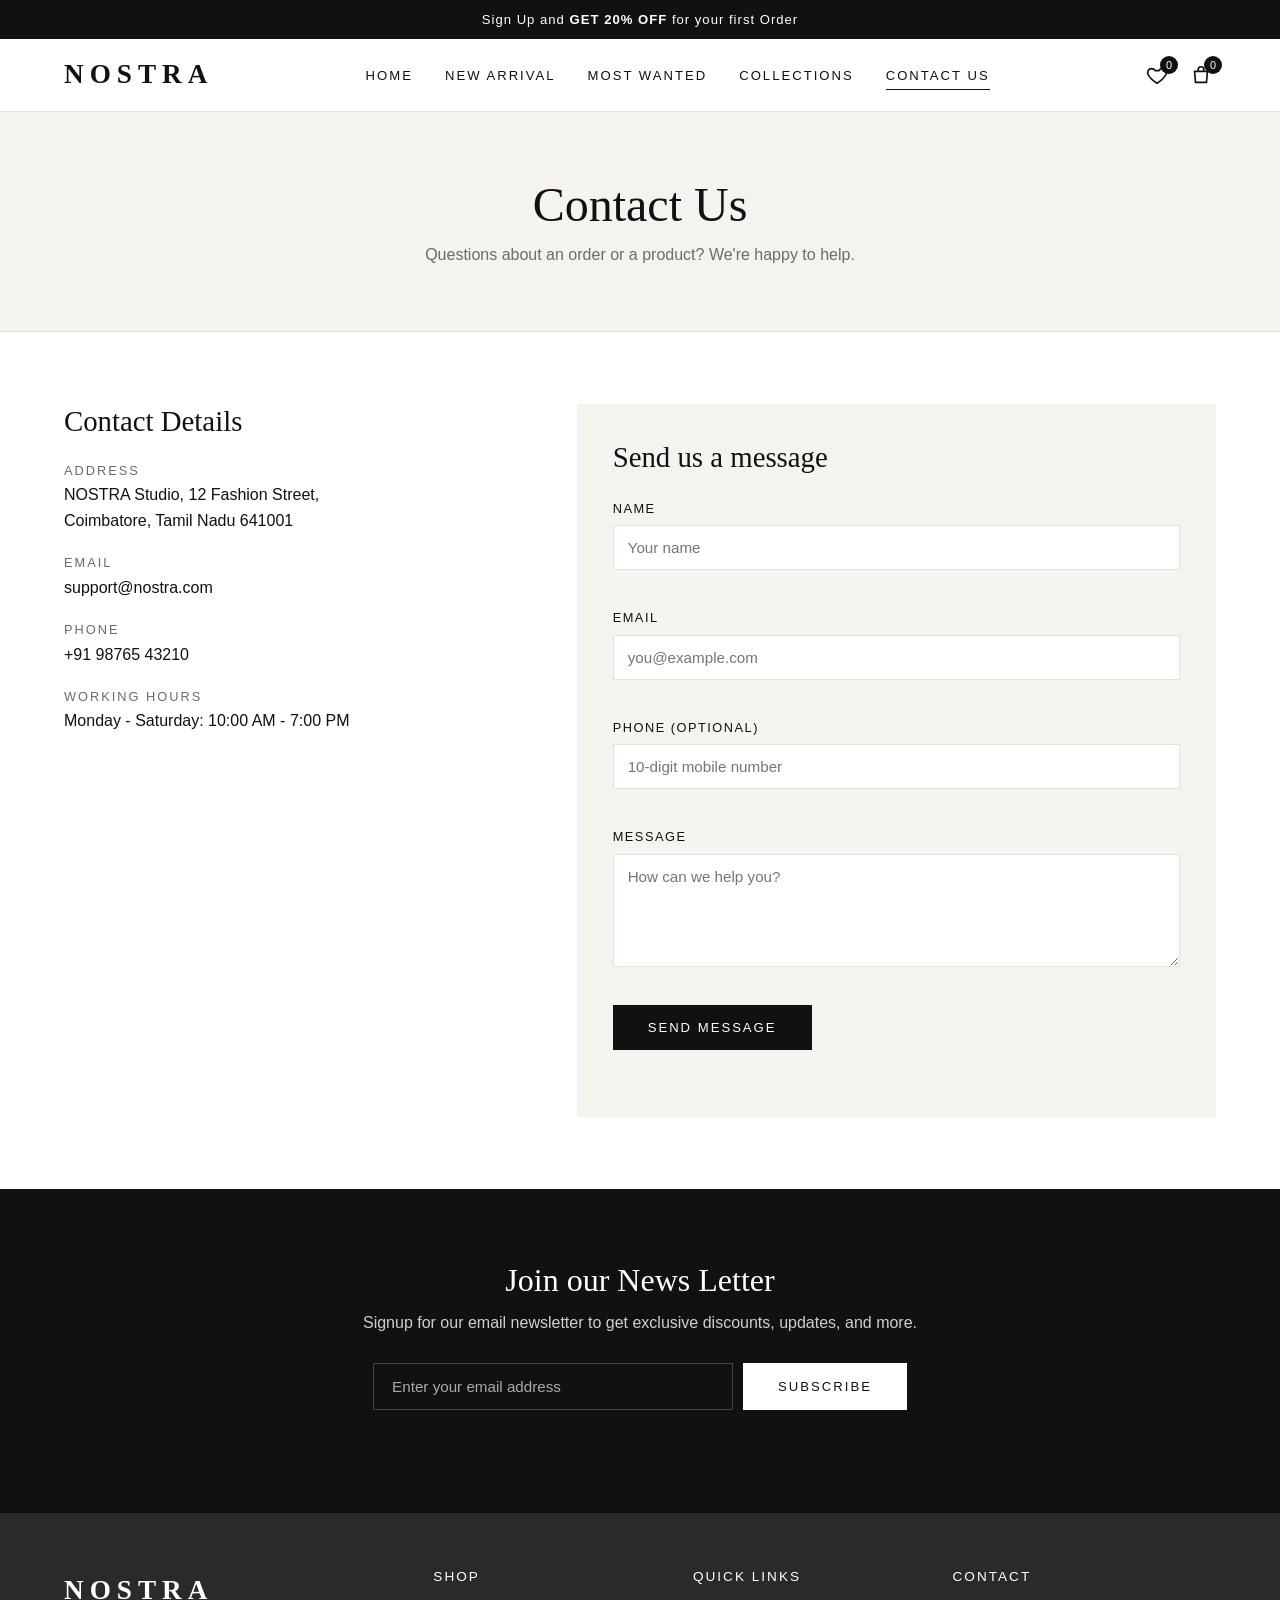
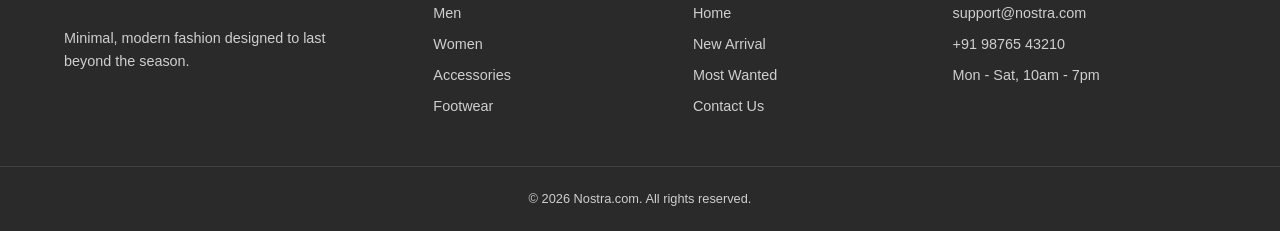
<file: contact.html>
<!DOCTYPE html>
<html lang="en">
<head>
  <meta charset="UTF-8" />
  <meta name="viewport" content="width=device-width, initial-scale=1.0" />
  <title>Contact Us | NOSTRA</title>
  <meta name="description" content="Get in touch with the NOSTRA team." />
  <link rel="stylesheet" href="style.css" />
</head>
<body>

  <!-- ===== TOP ANNOUNCEMENT BAR ===== -->
  <div class="announce">
    Sign Up and <strong>GET 20% OFF</strong> for your first Order
  </div>

  <!-- ===== HEADER / NAVIGATION ===== -->
  <header class="site-header">
    <div class="container nav-wrap">
      <a href="index.html" class="logo">NOSTRA</a>

      <nav class="main-nav" id="mainNav">
        <a href="index.html">Home</a>
        <a href="index.html#new-arrival">New Arrival</a>
        <a href="index.html#most-wanted">Most Wanted</a>
        <a href="collections.html">Collections</a>
        <a href="contact.html" class="active">Contact Us</a>
      </nav>

      <div class="nav-icons">
        <a href="collections.html" class="icon-btn" aria-label="Wishlist">
          <svg viewBox="0 0 24 24" width="22" height="22" fill="none" stroke="currentColor" stroke-width="1.8"><path d="M12 21s-7-4.6-9.5-9.2C.9 8.6 2.5 5 6 5c2 0 3.4 1.1 4 2.2h4C14.6 6.1 16 5 18 5c3.5 0 5.1 3.6 3.5 6.8C19 16.4 12 21 12 21z"/></svg>
          <span class="badge" id="wishCount">0</span>
        </a>
        <a href="collections.html" class="icon-btn" aria-label="Cart">
          <svg viewBox="0 0 24 24" width="22" height="22" fill="none" stroke="currentColor" stroke-width="1.8"><path d="M5 8h14l-1 12H6L5 8z"/><path d="M9 8V6a3 3 0 0 1 6 0v2"/></svg>
          <span class="badge" id="cartCount">0</span>
        </a>
        <button class="menu-toggle" id="menuToggle" aria-label="Toggle navigation" aria-expanded="false">
          <span></span><span></span><span></span>
        </button>
      </div>
    </div>
  </header>

  <main>
    <section class="page-banner">
      <h1>Contact Us</h1>
      <p>Questions about an order or a product? We're happy to help.</p>
    </section>

    <section class="container section contact-layout">

      <!-- ===== CONTACT DETAILS ===== -->
      <div class="contact-info">
        <h2>Contact Details</h2>
        <div class="info-item">
          <h4>Address</h4>
          <p>NOSTRA Studio, 12 Fashion Street,<br />Coimbatore, Tamil Nadu 641001</p>
        </div>
        <div class="info-item">
          <h4>Email</h4>
          <p>support@nostra.com</p>
        </div>
        <div class="info-item">
          <h4>Phone</h4>
          <p>+91 98765 43210</p>
        </div>
        <div class="info-item">
          <h4>Working Hours</h4>
          <p>Monday - Saturday: 10:00 AM - 7:00 PM</p>
        </div>
      </div>

      <!-- ===== CONTACT FORM ===== -->
      <form id="contactForm" class="contact-form" novalidate>
        <h2>Send us a message</h2>

        <div class="form-group">
          <label for="name">Name</label>
          <input type="text" id="name" name="name" placeholder="Your name" />
          <span class="error" id="nameError"></span>
        </div>

        <div class="form-group">
          <label for="email">Email</label>
          <input type="email" id="email" name="email" placeholder="you@example.com" />
          <span class="error" id="emailError"></span>
        </div>

        <div class="form-group">
          <label for="phone">Phone (optional)</label>
          <input type="tel" id="phone" name="phone" placeholder="10-digit mobile number" />
          <span class="error" id="phoneError"></span>
        </div>

        <div class="form-group">
          <label for="message">Message</label>
          <textarea id="message" name="message" rows="5" placeholder="How can we help you?"></textarea>
          <span class="error" id="messageError"></span>
        </div>

        <button type="submit" class="btn btn-dark">Send Message</button>
        <p class="form-message" id="formSuccess" role="status"></p>
      </form>
    </section>

    <!-- ===== NEWSLETTER ===== -->
    <section class="newsletter">
      <div class="container newsletter-inner">
        <h2>Join our News Letter</h2>
        <p>Signup for our email newsletter to get exclusive discounts, updates, and more.</p>
        <form id="newsletterForm" class="newsletter-form" novalidate>
          <input type="email" id="newsletterEmail" placeholder="Enter your email address" aria-label="Email address" />
          <button type="submit" class="btn btn-light">Subscribe</button>
        </form>
        <p class="form-message" id="newsletterMessage" role="status"></p>
      </div>
    </section>
  </main>

  <!-- ===== FOOTER ===== -->
  <footer class="site-footer">
    <div class="container footer-grid">
      <div>
        <a href="index.html" class="logo logo-light">NOSTRA</a>
        <p class="footer-text">Minimal, modern fashion designed to last beyond the season.</p>
      </div>
      <div>
        <h4>Shop</h4>
        <ul>
          <li><a href="collections.html?category=Men">Men</a></li>
          <li><a href="collections.html?category=Women">Women</a></li>
          <li><a href="collections.html?category=Accessories">Accessories</a></li>
          <li><a href="collections.html?category=Footwear">Footwear</a></li>
        </ul>
      </div>
      <div>
        <h4>Quick Links</h4>
        <ul>
          <li><a href="index.html">Home</a></li>
          <li><a href="index.html#new-arrival">New Arrival</a></li>
          <li><a href="index.html#most-wanted">Most Wanted</a></li>
          <li><a href="contact.html">Contact Us</a></li>
        </ul>
      </div>
      <div>
        <h4>Contact</h4>
        <ul>
          <li>support@nostra.com</li>
          <li>+91 98765 43210</li>
          <li>Mon - Sat, 10am - 7pm</li>
        </ul>
      </div>
    </div>
    <div class="footer-bottom">&copy; 2026 Nostra.com. All rights reserved.</div>
  </footer>

  <script src="script.js"></script>
</body>
</html>
</file>
<file: style.css>
/* =========================================================
   NOSTRA - Main Stylesheet
   Palette: black, white and soft neutrals
   Sections:
   1. Reset & variables     6. Experience section
   2. Layout helpers        7. Product cards (arrivals + grid)
   3. Announcement + header 8. Offer banner
   4. Buttons               9. Collections page
   5. Hero slider + brands 10. Contact page
                           11. Newsletter + footer
                           12. Responsive
   ========================================================= */

/* ---------- 1. RESET & VARIABLES ---------- */
:root {
  --black: #111111;
  --charcoal: #2a2a2a;
  --grey: #6b6b6b;
  --line: #e4e1dc;
  --beige: #f5f3ef;
  --white: #ffffff;
  --error: #c0392b;
  --success: #2e7d32;
  --transition: 0.3s ease;
}

* { margin: 0; padding: 0; box-sizing: border-box; }
html { scroll-behavior: smooth; }

body {
  font-family: "Helvetica Neue", Arial, sans-serif;
  color: var(--black);
  background: var(--white);
  line-height: 1.6;
}

img { max-width: 100%; display: block; }
a { color: inherit; text-decoration: none; }
ul { list-style: none; }

h1, h2, h3, h4 {
  font-family: Georgia, "Times New Roman", serif;
  font-weight: 400;
  line-height: 1.2;
}

/* ---------- 2. LAYOUT HELPERS ---------- */
.container { width: 100%; max-width: 1200px; margin: 0 auto; padding: 0 24px; }
.section { padding: 72px 24px; }
.center { text-align: center; margin-top: 40px; }

.section-title {
  text-align: center;
  font-size: 2.2rem;
  margin-bottom: 40px;
  position: relative;
}
.section-title::after {
  content: "";
  display: block;
  width: 48px; height: 2px;
  background: var(--black);
  margin: 14px auto 0;
}

/* leaves room for the sticky header when jumping to #sections */
.anchor { scroll-margin-top: 90px; }
.announce {
  position: relative;               /* lets the close button sit on the right */
  background: var(--black);
  color: var(--white);
  text-align: center;
  font-size: 0.82rem;
  letter-spacing: 1px;
  padding: 9px 48px;                /* side space so text never touches the X */
}

/* The wrong (X) close button */
.announce-close {
  position: absolute;
  right: 14px;
  top: 50%;
  transform: translateY(-50%);
  width: 28px;
  height: 28px;
  border: none;
  border-radius: 50%;
  background: transparent;
  color: var(--white);
  font-size: 1.4rem;
  line-height: 1;
  cursor: pointer;
  transition: var(--transition);
}
.announce-close:hover { background: rgba(255, 255, 255, 0.2); transform: translateY(-50%) rotate(90deg); }

.site-header {
  position: sticky;
  top: 0;
  z-index: 100;
  background: var(--white);
  border-bottom: 1px solid var(--line);
}

.nav-wrap {
  display: flex;
  align-items: center;
  justify-content: space-between;
  height: 72px;
  gap: 24px;
}

.logo {
  font-family: Georgia, serif;
  font-size: 1.7rem;
  letter-spacing: 6px;
  font-weight: 700;
}
.logo-light { color: var(--white); }

.main-nav { display: flex; gap: 32px; }

.main-nav a {
  font-size: 0.82rem;
  text-transform: uppercase;
  letter-spacing: 2px;
  position: relative;
  padding: 4px 0;
}
/* animated underline on hover / current page */
.main-nav a::after {
  content: "";
  position: absolute;
  left: 0; bottom: 0;
  width: 0; height: 1px;
  background: var(--black);
  transition: width var(--transition);
}
.main-nav a:hover::after,
.main-nav a.active::after { width: 100%; }

.nav-icons { display: flex; align-items: center; gap: 14px; }

.icon-btn { position: relative; display: inline-flex; padding: 4px; transition: var(--transition); }
.icon-btn:hover { transform: translateY(-2px); }

/* little count bubble on heart + bag */
.badge {
  position: absolute;
  top: -4px; right: -6px;
  min-width: 18px; height: 18px;
  padding: 0 4px;
  border-radius: 9px;
  background: var(--black);
  color: var(--white);
  font-size: 0.68rem;
  line-height: 18px;
  text-align: center;
}

/* Hamburger (hidden on desktop) */
.menu-toggle {
  display: none;
  background: none;
  border: none;
  cursor: pointer;
  width: 30px;
  height: 22px;
  position: relative;
}
.menu-toggle span {
  position: absolute;
  left: 0;
  width: 100%;
  height: 2px;
  background: var(--black);
  transition: var(--transition);
}
.menu-toggle span:nth-child(1) { top: 0; }
.menu-toggle span:nth-child(2) { top: 10px; }
.menu-toggle span:nth-child(3) { top: 20px; }
.menu-toggle.open span:nth-child(1) { top: 10px; transform: rotate(45deg); }
.menu-toggle.open span:nth-child(2) { opacity: 0; }
.menu-toggle.open span:nth-child(3) { top: 10px; transform: rotate(-45deg); }

/* ---------- 4. BUTTONS ---------- */
.btn {
  display: inline-block;
  padding: 14px 34px;
  font-size: 0.82rem;
  letter-spacing: 2px;
  text-transform: uppercase;
  border: 1px solid transparent;
  cursor: pointer;
  transition: var(--transition);
  font-family: inherit;
}
.btn-light { background: var(--white); color: var(--black); border-color: var(--white); }
.btn-light:hover { background: transparent; color: var(--white); }
.btn-dark { background: var(--black); color: var(--white); border-color: var(--black); }
.btn-dark:hover { background: transparent; color: var(--black); }
.btn-small { padding: 10px 22px; font-size: 0.75rem; }

/* ---------- 5. HERO SLIDER + BRANDS ---------- */
.slider {
  position: relative;
  overflow: hidden;
  height: 82vh;
  min-height: 460px;
  background: var(--charcoal);
}
.slides { display: flex; height: 100%; transition: transform 0.8s ease; }

.slide {
  flex: 0 0 100%;
  height: 100%;
  background-size: cover;
  background-position: center;
  position: relative;
  display: flex;
  align-items: center;
  padding: 0 8%;
  color: var(--white);
}
.slide::before { content: ""; position: absolute; inset: 0; background: linear-gradient(90deg, rgba(0,0,0,0.65), rgba(0,0,0,0.1)); }
.slide-content { position: relative; max-width: 560px; }
.slide-content h1 { font-size: clamp(2rem, 5vw, 3.6rem); margin-bottom: 10px; }
.slide-content h4 { font-size: clamp(1.2rem, 3vw, 1.8rem); font-style: italic; margin-bottom: 28px; opacity: 0.9; }

.slider-arrow {
  position: absolute;
  top: 50%;
  transform: translateY(-50%);
  width: 48px; height: 48px;
  border-radius: 50%;
  border: 1px solid rgba(255,255,255,0.7);
  background: rgba(0,0,0,0.25);
  color: var(--white);
  font-size: 1rem;
  cursor: pointer;
  transition: var(--transition);
}
.slider-arrow:hover { background: var(--white); color: var(--black); }
.slider-arrow.prev { left: 20px; }
.slider-arrow.next { right: 20px; }

.slider-dots {
  position: absolute;
  left: 0; right: 0; bottom: 22px;
  display: flex;
  justify-content: center;
  gap: 10px;
}
.dot {
  width: 11px; height: 11px;
  border-radius: 50%;
  border: 1px solid var(--white);
  background: transparent;
  cursor: pointer;
  transition: var(--transition);
}
.dot.active { background: var(--white); transform: scale(1.2); }

/* Brands */
.brands { padding-top: 72px; }
.brand-row {
  display: grid;
  grid-template-columns: repeat(6, 1fr);
  gap: 16px;
}
.brand {
  display: flex;
  flex-direction: column;
  align-items: center;
  gap: 10px;
  padding: 22px 8px;
  border: 1px solid var(--line);
  font-size: 0.85rem;
  letter-spacing: 2px;
  text-transform: uppercase;
  color: var(--grey);
  transition: var(--transition);
}
.brand-mark {
  width: 44px; height: 44px;
  border-radius: 50%;
  background: var(--beige);
  display: grid;
  place-items: center;
  font-family: Georgia, serif;
  font-size: 1.2rem;
  color: var(--black);
  transition: var(--transition);
}
.brand:hover { color: var(--black); border-color: var(--black); transform: translateY(-4px); }
.brand:hover .brand-mark { background: var(--black); color: var(--white); }

/* ---------- 6. EXPERIENCE SECTION ---------- */
.experience { background: var(--beige); padding: 80px 0; margin-top: 72px; }
.experience-head { text-align: center; max-width: 620px; margin: 0 auto 48px; }
.experience-head h2 { font-size: 2.3rem; margin-bottom: 14px; }
.experience-head p { color: var(--grey); }

.experience-grid { display: grid; grid-template-columns: repeat(4, 1fr); gap: 24px; }
.exp-card {
  background: var(--white);
  padding: 32px 24px;
  text-align: center;
  border: 1px solid transparent;
  transition: var(--transition);
}
.exp-card:hover { border-color: var(--black); transform: translateY(-6px); }
.exp-icon {
  width: 54px; height: 54px;
  margin: 0 auto 18px;
  border-radius: 50%;
  background: var(--black);
  color: var(--white);
  display: grid;
  place-items: center;
  font-size: 1.2rem;
}
.exp-card h4 { font-family: inherit; font-size: 1.05rem; font-weight: 600; margin-bottom: 8px; }
.exp-card p { font-size: 0.9rem; color: var(--grey); }

/* ---------- 7. PRODUCT CARDS ---------- */
/* New Arrivals: big image cards with a "Shop Now" overlay */
.arrival-grid { display: grid; grid-template-columns: repeat(4, 1fr); gap: 24px; }
.arrival-card { position: relative; overflow: hidden; aspect-ratio: 3 / 4; background: var(--beige); display: block; }
.arrival-card img { width: 100%; height: 100%; object-fit: cover; transition: transform 0.6s ease; }
.arrival-card:hover img { transform: scale(1.08); }
.arrival-overlay {
  position: absolute;
  inset: 0;
  display: flex;
  flex-direction: column;
  justify-content: flex-end;
  align-items: center;
  gap: 8px;
  padding: 22px;
  background: linear-gradient(transparent 45%, rgba(0,0,0,0.72));
  color: var(--white);
  text-align: center;
}
.arrival-overlay h3 { font-size: 1.15rem; }
.arrival-overlay span {
  font-size: 0.75rem;
  letter-spacing: 2px;
  text-transform: uppercase;
  border-bottom: 1px solid var(--white);
  padding-bottom: 2px;
  transition: var(--transition);
}
.arrival-card:hover .arrival-overlay span { letter-spacing: 3px; }

/* Most Wanted + Collections: product grid */
.product-grid { display: grid; grid-template-columns: repeat(4, 1fr); gap: 28px; }
.product-grid.grid-3 { grid-template-columns: repeat(3, 1fr); }

.product-card { background: var(--white); }

.product-image {
  position: relative;
  overflow: hidden;
  aspect-ratio: 3 / 4;
  background: var(--beige);
}
.product-image img { width: 100%; height: 100%; object-fit: cover; transition: transform 0.6s ease; }
.product-card:hover .product-image img { transform: scale(1.07); }

.sale-tag {
  position: absolute;
  top: 12px; left: 12px;
  background: var(--black);
  color: var(--white);
  font-size: 0.7rem;
  letter-spacing: 1.5px;
  text-transform: uppercase;
  padding: 4px 10px;
}

/* heart (wishlist) button */
.wish-btn {
  position: absolute;
  top: 10px; right: 10px;
  width: 36px; height: 36px;
  border-radius: 50%;
  border: none;
  background: var(--white);
  cursor: pointer;
  display: grid;
  place-items: center;
  transition: var(--transition);
}
.wish-btn svg { fill: transparent; stroke: var(--black); stroke-width: 1.8; transition: var(--transition); }
.wish-btn:hover { transform: scale(1.12); }
.wish-btn.active svg { fill: var(--black); }

/* "Add to cart" bar slides up on hover */
.product-action {
  position: absolute;
  left: 0; right: 0; bottom: 0;
  padding: 12px;
  background: var(--black);
  color: var(--white);
  font-size: 0.78rem;
  letter-spacing: 2px;
  text-transform: uppercase;
  transform: translateY(100%);
  transition: transform var(--transition);
  border: none;
  width: 100%;
  cursor: pointer;
  font-family: inherit;
}
.product-card:hover .product-action { transform: translateY(0); }

.product-info { padding: 14px 4px; }
.product-category { font-size: 0.72rem; text-transform: uppercase; letter-spacing: 2px; color: var(--grey); }
.product-name { font-family: inherit; font-size: 1rem; margin: 4px 0; font-weight: 500; }
.product-price { font-weight: 600; }
.old-price { color: var(--grey); text-decoration: line-through; font-weight: 400; margin-left: 8px; font-size: 0.9rem; }

/* ---------- 8. LIMITED OFFER ---------- */
.offer { background: var(--beige); }
.offer-inner { display: grid; grid-template-columns: 1fr 1fr; align-items: center; gap: 56px; padding-top: 72px; padding-bottom: 72px; }
.offer-image { overflow: hidden; aspect-ratio: 4 / 3; background: #ddd; }
.offer-image img { width: 100%; height: 100%; object-fit: cover; transition: transform 0.6s ease; }
.offer-image:hover img { transform: scale(1.05); }
.eyebrow { text-transform: uppercase; letter-spacing: 4px; font-size: 0.8rem; color: var(--grey); margin-bottom: 14px; }
.offer-text h2 { font-size: clamp(1.8rem, 3.5vw, 2.6rem); margin-bottom: 26px; }

.countdown { display: flex; gap: 14px; margin-bottom: 30px; }
.countdown div { background: var(--black); color: var(--white); min-width: 76px; padding: 12px 8px; text-align: center; }
.countdown strong { display: block; font-family: Georgia, serif; font-size: 1.7rem; font-weight: 400; }
.countdown span { font-size: 0.68rem; letter-spacing: 2px; text-transform: uppercase; opacity: 0.8; }

/* ---------- 9. COLLECTIONS PAGE ---------- */
.page-banner { background: var(--beige); text-align: center; padding: 64px 24px; border-bottom: 1px solid var(--line); }
.page-banner h1 { font-size: clamp(2rem, 5vw, 3rem); margin-bottom: 8px; }
.page-banner p { color: var(--grey); }

.toolbar { display: flex; justify-content: space-between; align-items: center; gap: 20px; flex-wrap: wrap; margin-bottom: 32px; }

.search-input {
  flex: 1 1 280px;
  max-width: 380px;
  padding: 13px 18px;
  border: 1px solid var(--line);
  font-size: 0.95rem;
  font-family: inherit;
  transition: var(--transition);
}
.search-input:focus { outline: none; border-color: var(--black); }

.filters { display: flex; gap: 10px; flex-wrap: wrap; }
.filter-btn {
  padding: 10px 22px;
  background: var(--white);
  border: 1px solid var(--line);
  font-size: 0.78rem;
  letter-spacing: 1.5px;
  text-transform: uppercase;
  cursor: pointer;
  font-family: inherit;
  transition: var(--transition);
}
.filter-btn:hover { border-color: var(--black); }
.filter-btn.active { background: var(--black); color: var(--white); border-color: var(--black); }

.collections-layout { display: grid; grid-template-columns: 230px 1fr; gap: 40px; align-items: start; }

.sidebar { position: sticky; top: 96px; border: 1px solid var(--line); padding: 24px; }
.side-group { margin-bottom: 26px; }
.side-group h3 { font-size: 1.15rem; margin-bottom: 12px; padding-bottom: 8px; border-bottom: 1px solid var(--line); }
.side-group label { display: flex; align-items: center; gap: 10px; padding: 5px 0; font-size: 0.92rem; cursor: pointer; transition: var(--transition); }
.side-group label:hover { padding-left: 4px; }
.side-group input { accent-color: var(--black); width: 16px; height: 16px; cursor: pointer; }

.result-count { color: var(--grey); font-size: 0.9rem; margin-bottom: 20px; }
.no-results { text-align: center; padding: 80px 20px; color: var(--grey); }
.no-results h3 { color: var(--black); font-size: 1.6rem; margin-bottom: 8px; }
.no-results[hidden] { display: none; }

/* ---------- 10. CONTACT PAGE ---------- */
.contact-layout { display: grid; grid-template-columns: 1fr 1.4fr; gap: 56px; }
.contact-info h2, .contact-form h2 { font-size: 1.8rem; margin-bottom: 24px; }
.info-item { margin-bottom: 22px; }
.info-item h4 { font-family: inherit; font-size: 0.8rem; letter-spacing: 2px; text-transform: uppercase; color: var(--grey); margin-bottom: 4px; }

.contact-form { background: var(--beige); padding: 36px; }
.form-group { margin-bottom: 20px; display: flex; flex-direction: column; }
.form-group label { font-size: 0.8rem; letter-spacing: 1.5px; text-transform: uppercase; margin-bottom: 6px; }
.form-group input,
.form-group textarea {
  padding: 13px 14px;
  border: 1px solid var(--line);
  background: var(--white);
  font-family: inherit;
  font-size: 0.95rem;
  transition: var(--transition);
  resize: vertical;
}
.form-group input:focus,
.form-group textarea:focus { outline: none; border-color: var(--black); }
.form-group.invalid input,
.form-group.invalid textarea { border-color: var(--error); }
.error { color: var(--error); font-size: 0.8rem; min-height: 1.1em; margin-top: 4px; }

.form-message { margin-top: 14px; font-size: 0.9rem; min-height: 1.2em; }
.form-message.success { color: var(--success); }
.form-message.fail { color: var(--error); }

/* ---------- 11. NEWSLETTER + FOOTER ---------- */
.newsletter { background: var(--black); color: var(--white); text-align: center; padding: 72px 0; }
.newsletter h2 { font-size: 2rem; margin-bottom: 10px; }
.newsletter p { opacity: 0.8; }
.newsletter-form { display: flex; justify-content: center; gap: 10px; margin-top: 28px; flex-wrap: wrap; }
.newsletter-form input {
  width: 100%; max-width: 360px;
  padding: 14px 18px;
  border: 1px solid #444;
  background: transparent;
  color: var(--white);
  font-size: 0.95rem;
}
.newsletter-form input::placeholder { color: #aaa; }
.newsletter-form input:focus { outline: none; border-color: var(--white); }
.newsletter .form-message.success { color: #8be28f; }
.newsletter .form-message.fail { color: #ffb4a8; }

.site-footer { background: var(--charcoal); color: #cfcfcf; padding-top: 56px; }
.footer-grid { display: grid; grid-template-columns: 1.5fr 1fr 1fr 1.2fr; gap: 40px; }
.footer-text { margin-top: 14px; font-size: 0.9rem; max-width: 280px; }
.site-footer h4 { font-family: inherit; color: var(--white); font-size: 0.85rem; letter-spacing: 2px; text-transform: uppercase; margin-bottom: 16px; }
.site-footer li { margin-bottom: 8px; font-size: 0.9rem; }
.site-footer a { transition: var(--transition); }
.site-footer a:hover { color: var(--white); padding-left: 4px; }
.footer-bottom { text-align: center; padding: 22px; margin-top: 40px; border-top: 1px solid #3f3f3f; font-size: 0.8rem; }

/* ---------- 12. RESPONSIVE ---------- */
@media (max-width: 1024px) {
  .product-grid, .arrival-grid { grid-template-columns: repeat(3, 1fr); }
  .product-grid.grid-3 { grid-template-columns: repeat(2, 1fr); }
  .experience-grid { grid-template-columns: repeat(2, 1fr); }
  .brand-row { grid-template-columns: repeat(3, 1fr); }
  .footer-grid { grid-template-columns: 1fr 1fr; }
  .main-nav { gap: 22px; }
}

@media (max-width: 860px) {
  .collections-layout { grid-template-columns: 1fr; }
  .sidebar { position: static; display: grid; grid-template-columns: repeat(3, 1fr); gap: 20px; }
  .side-group { margin-bottom: 0; }
  .sidebar .btn { grid-column: 1 / -1; justify-self: start; }
}

@media (max-width: 768px) {
  .section { padding: 52px 20px; }
  .section-title { font-size: 1.8rem; }

  /* Mobile navigation: dropdown panel under the header */
  .menu-toggle { display: block; }
  .main-nav {
    position: absolute;
    top: 100%; left: 0; right: 0;
    flex-direction: column;
    gap: 0;
    background: var(--white);
    border-bottom: 1px solid var(--line);
    max-height: 0;
    overflow: hidden;
    transition: max-height 0.4s ease;
  }
  .main-nav.open { max-height: 360px; }
  .main-nav a { padding: 16px 24px; border-top: 1px solid var(--line); }
  .main-nav a::after { display: none; }

  .slider { height: 70vh; }
  .slider-arrow { width: 38px; height: 38px; }
  .slider-arrow.prev { left: 10px; }
  .slider-arrow.next { right: 10px; }

  .product-grid, .arrival-grid, .product-grid.grid-3 { grid-template-columns: repeat(2, 1fr); gap: 14px; }
  .offer-inner { grid-template-columns: 1fr; gap: 28px; }
  .contact-layout { grid-template-columns: 1fr; gap: 36px; }
  .contact-form { padding: 24px; }
  .toolbar { flex-direction: column; align-items: stretch; }
  .search-input { max-width: none; }
  .product-action { position: static; transform: none; }  /* no hover on touch screens */
}

@media (max-width: 480px) {
  .footer-grid, .experience-grid { grid-template-columns: 1fr; }
  .brand-row { grid-template-columns: repeat(2, 1fr); }
  .sidebar { grid-template-columns: 1fr 1fr; }
  .filter-btn { padding: 9px 14px; }
  .countdown div { min-width: 64px; }
}
</file>
